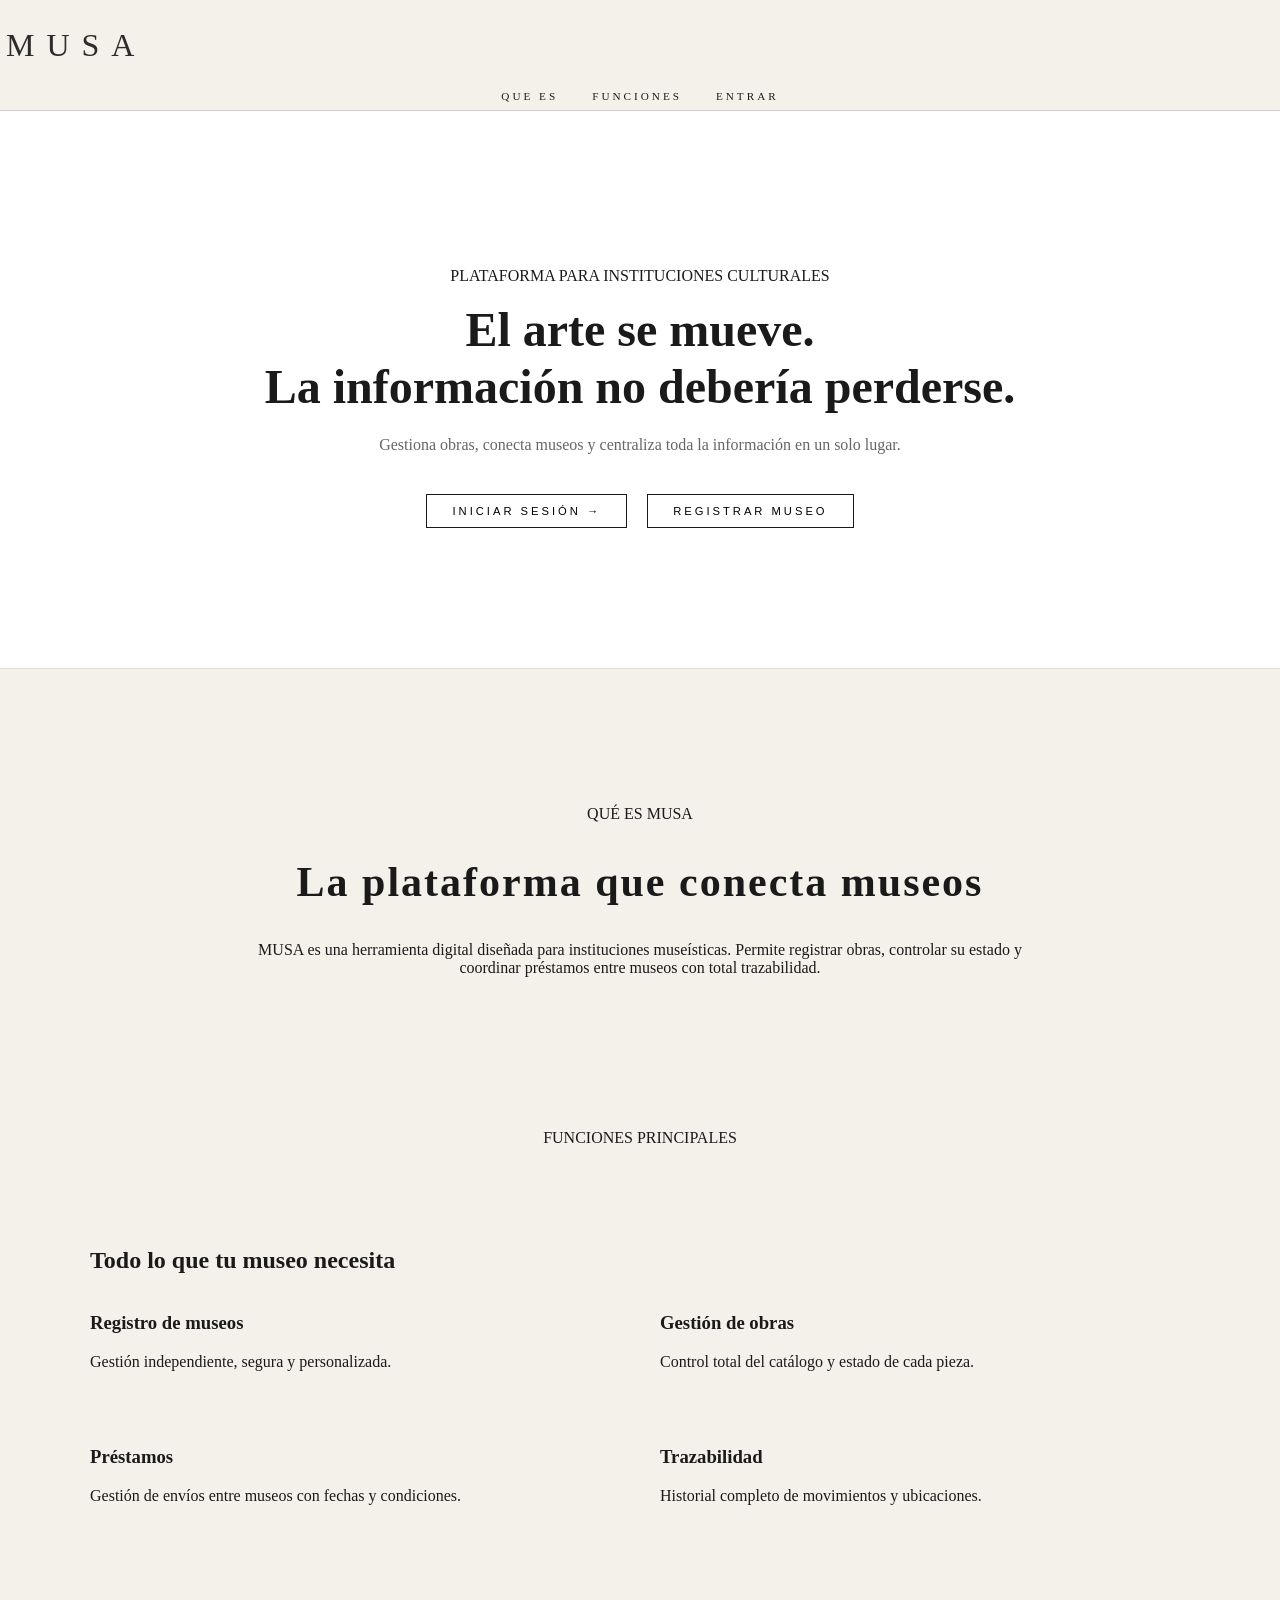
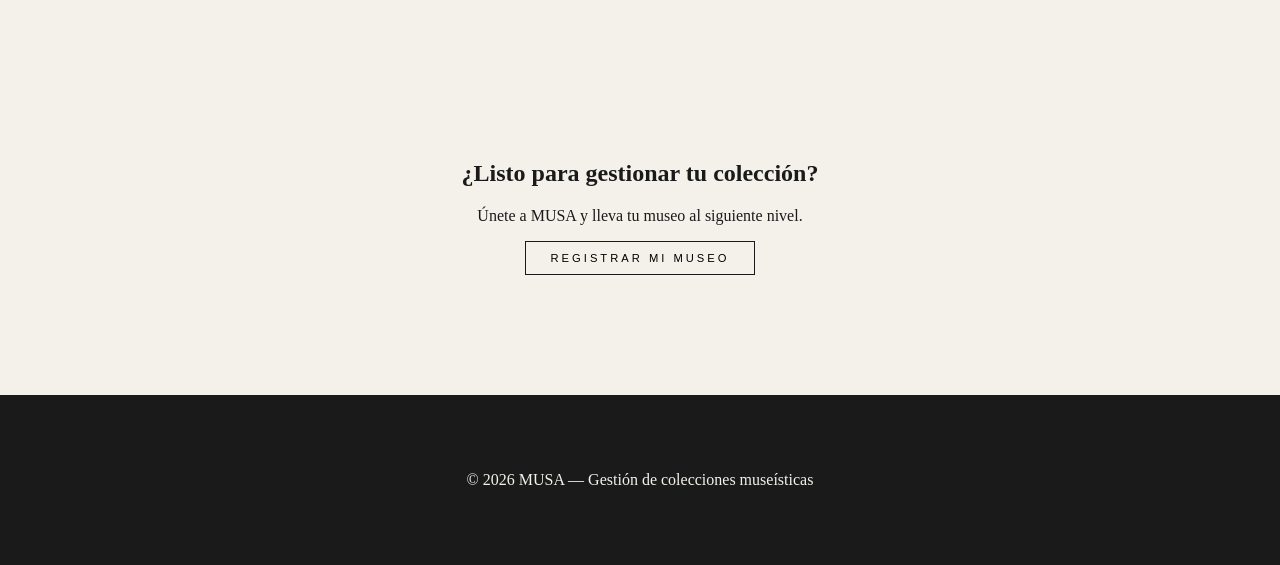
<file: index.html>
<!DOCTYPE html>
<html lang="es">
<head>
  <meta charset="UTF-8">
  <meta name="viewport" content="width=device-width, initial-scale=1.0">
  <title>MUSA</title>
  <link rel="icon" href="data:,">
  <link rel="stylesheet" href="css/styles.css">
  
</head>

<body class="landing">

<header class="header">
  <h1 class="logo">MUSA</h1>

  <div class="menu-toggle" id="menu-toggle">☰</div>

  <nav id="nav">
    <a href="#que-es">Que es</a>
    <a href="#funciones">Funciones</a>
    <span id="nav-user"></span>
  </nav>
</header>


<main class="landing-wrapper">

  
  <section class="hero">
    <p class="subtitle">PLATAFORMA PARA INSTITUCIONES CULTURALES</p>

    <h2 class="hero-title">
      El arte se mueve.<br>
      La información no debería perderse.
    </h2>

    <p class="hero-sub">
      Gestiona obras, conecta museos y centraliza toda la información en un solo lugar.
    </p>

    <div class="hero-buttons">
      <button class="btn primary" onclick="location.href='html/login.html'">
        Iniciar sesión →
      </button>

      <button class="btn secondary" onclick="location.href='html/registro.html'">
        Registrar museo
      </button>
    </div>
  </section>


  <section id="que-es" class="info">
    <p class="subtitle">QUÉ ES MUSA</p>

    <h2>La plataforma que conecta museos</h2>

    <p>
      MUSA es una herramienta digital diseñada para instituciones museísticas.
      Permite registrar obras, controlar su estado y coordinar préstamos
      entre museos con total trazabilidad.
    </p>
  </section>

  <p class="subtitle">FUNCIONES PRINCIPALES</p>
 
  <section id="funciones" class="features">
    
    <h2>Todo lo que tu museo necesita</h2>

    <div class="grid">

      <div class="card-full">
        <h3>Registro de museos</h3>
        <p>Gestión independiente, segura y personalizada.</p>
      </div>

      <div class="card-full">
        <h3>Gestión de obras</h3>
        <p>Control total del catálogo y estado de cada pieza.</p>
      </div>

      <div class="card-full">
        <h3>Préstamos</h3>
        <p>Gestión de envíos entre museos con fechas y condiciones.</p>
      </div>

      <div class="card-full">
        <h3>Trazabilidad</h3>
        <p>Historial completo de movimientos y ubicaciones.</p>
      </div>

    </div>
  </section>

  


  <section class="cta">
    <h2>¿Listo para gestionar tu colección?</h2>
    <p>Únete a MUSA y lleva tu museo al siguiente nivel.</p>

    <button class="btn primary" onclick="location.href='html/registro.html'">
      Registrar mi museo
    </button>
  </section>

</main>

<footer class="footer">
  <p>© 2026 MUSA — Gestión de colecciones museísticas</p>
</footer>

<script type="module" src="./js/app.js"></script>

</body>
</html>
</file>
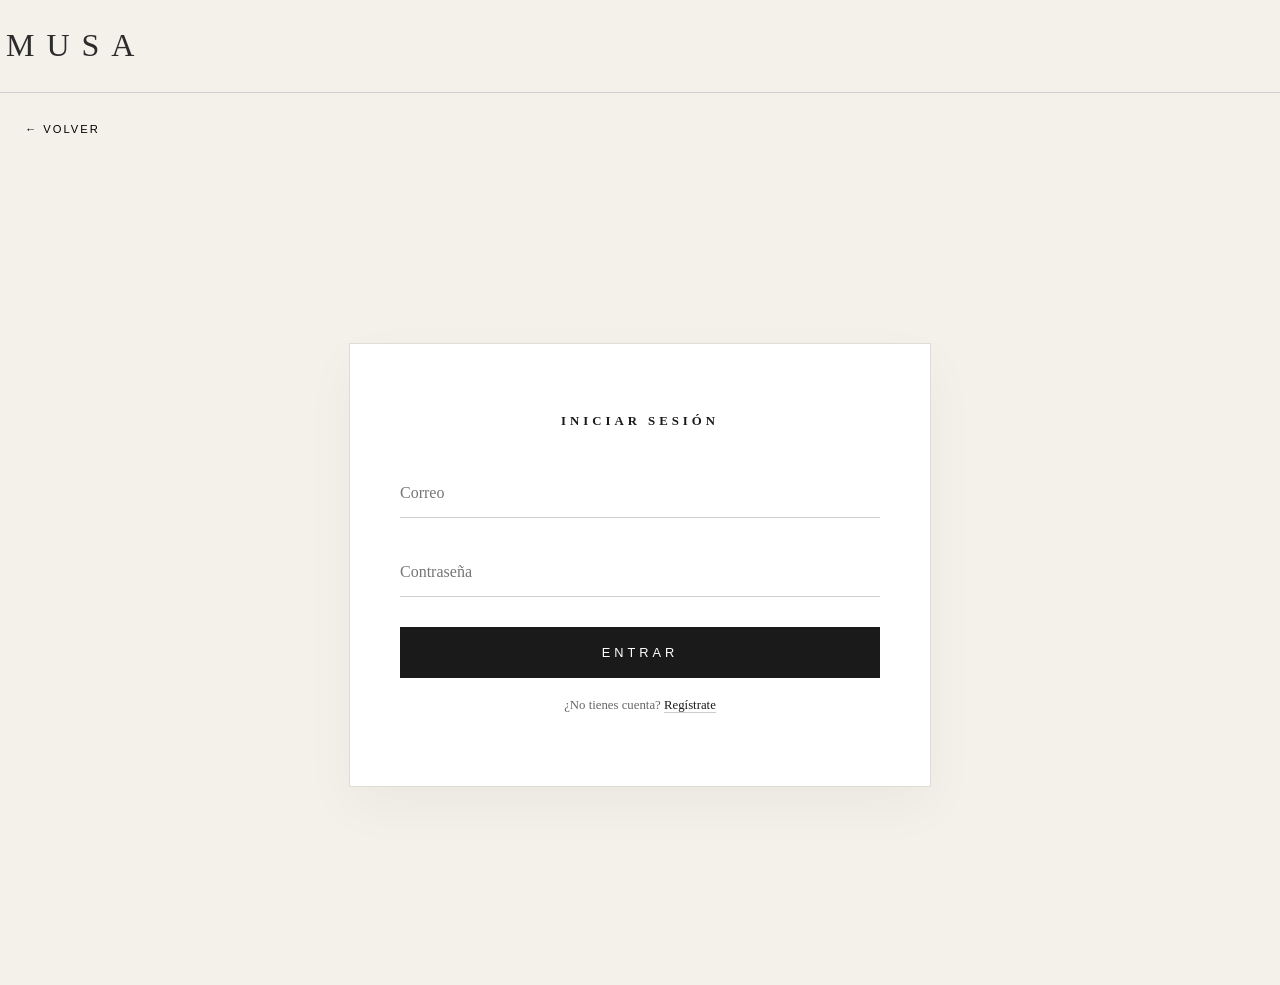
<file: app.html>
<!DOCTYPE html>
<html lang="es">
<head>
  <meta charset="UTF-8">
  <meta name="viewport" content="width=device-width, initial-scale=1.0">
  <title>MUSA App</title>
  <link rel="stylesheet" href="css/styles.css">
</head>

<body>

<header class="header">
  <h1>MUSA</h1>

  <div class="menu-toggle" id="menu-toggle">☰</div>

  <nav id="nav">
    <span id="nav-user"></span>
  </nav>
</header>


<main>


  <div class="toolbar">

    <input 
      type="text" 
      id="buscador" 
      placeholder="Buscar obra..."
    >

    <button id="btn-api">
      Cargar obras externas
    </button>

  </div>


  <div id="lista-obras"></div>

</main>


<script type="module" src="js/auth.js"></script>
<script type="module" src="js/app.js"></script>

</body>
</html>
</file>
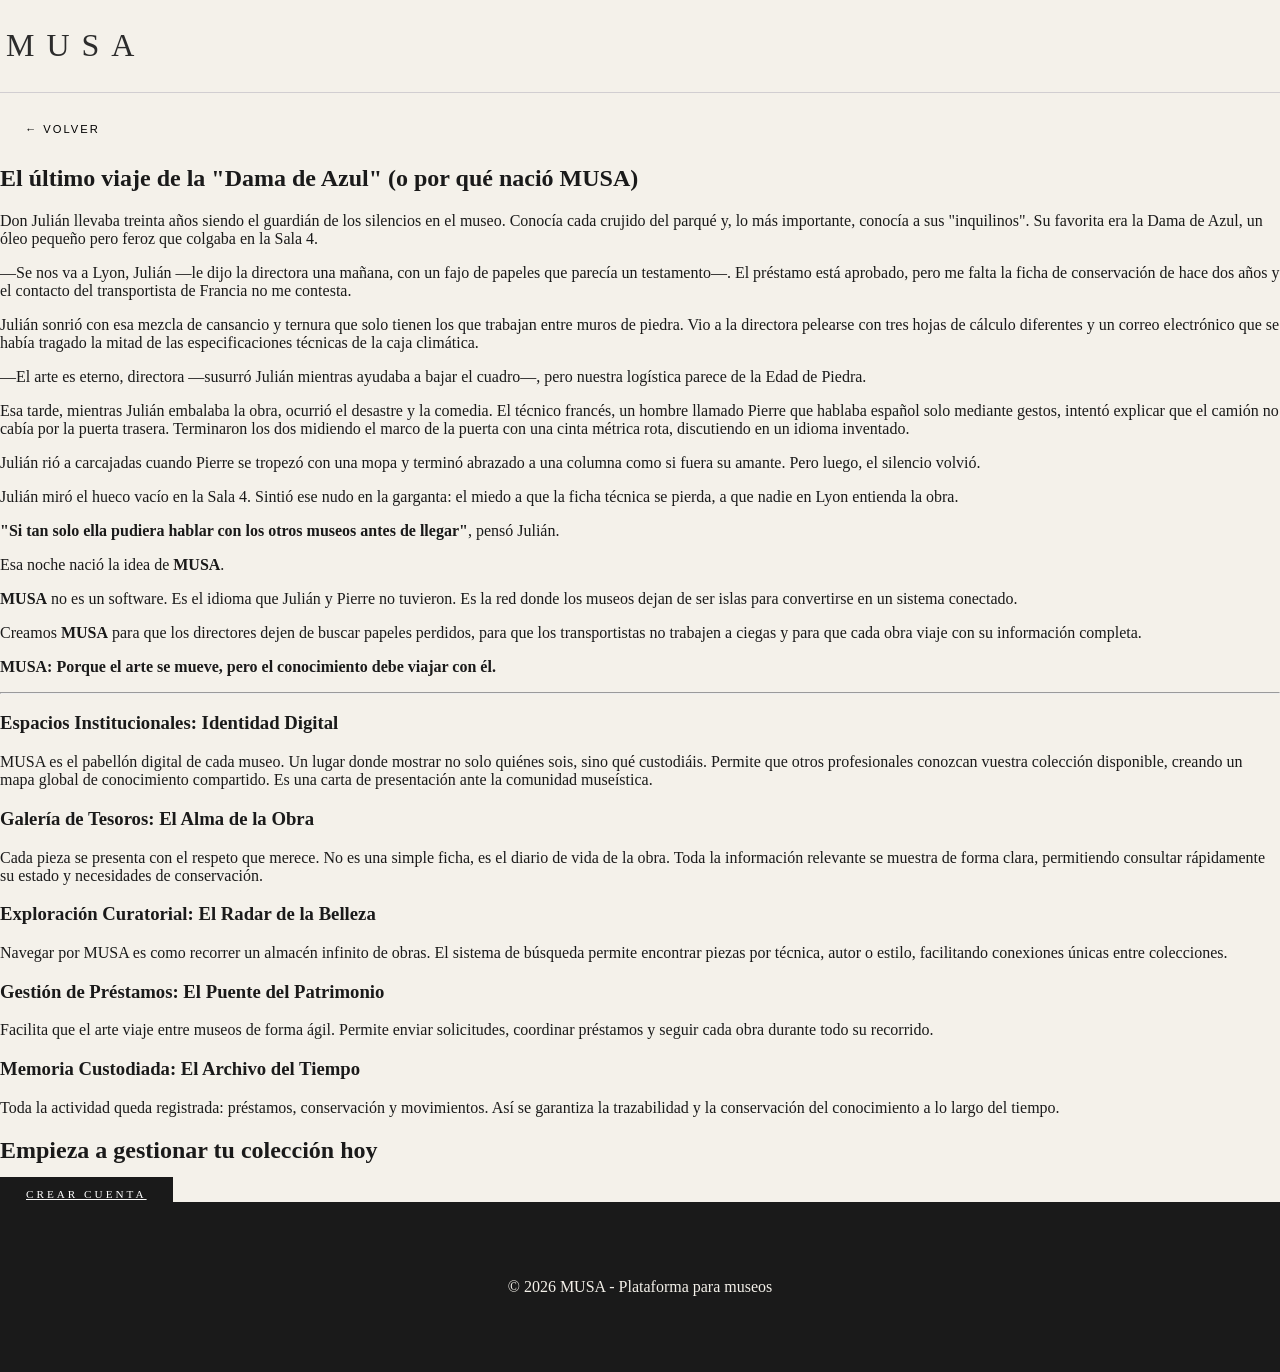
<file: html/info.html>
<!DOCTYPE html>
<html lang="es">
<head>
  <meta charset="UTF-8">
  <meta name="viewport" content="width=device-width, initial-scale=1.0">
  <title>MUSA - Información</title>
  <link rel="stylesheet" href="../css/styles.css">
</head>

<body>

<header class="header">
  <h1>MUSA</h1>

  <div class="menu-toggle" id="menu-toggle">☰</div>

  <nav id="nav">
    <span id="nav-user"></span>
  </nav>
</header>

<div class="volver-container">
  <button onclick="history.back()" class="btn">← Volver</button>
</div>


<main class="container">

  <section id="que-es" class="info">
      <h2>El último viaje de la "Dama de Azul" (o por qué nació MUSA)</h2>

        <p>
            Don Julián llevaba treinta años siendo el guardián de los silencios en el museo. 
            Conocía cada crujido del parqué y, lo más importante, conocía a sus "inquilinos". 
            Su favorita era la Dama de Azul, un óleo pequeño pero feroz que colgaba en la Sala 4.
        </p>

        <p>
            —Se nos va a Lyon, Julián —le dijo la directora una mañana, con un fajo de papeles que parecía un testamento—. 
            El préstamo está aprobado, pero me falta la ficha de conservación de hace dos años y el contacto del transportista de Francia no me contesta.
        </p>

        <p>
            Julián sonrió con esa mezcla de cansancio y ternura que solo tienen los que trabajan entre muros de piedra. 
            Vio a la directora pelearse con tres hojas de cálculo diferentes y un correo electrónico que se había tragado la mitad de las especificaciones técnicas de la caja climática.
        </p>

        <p>
            —El arte es eterno, directora —susurró Julián mientras ayudaba a bajar el cuadro—, 
            pero nuestra logística parece de la Edad de Piedra.
        </p>

        <p>
            Esa tarde, mientras Julián embalaba la obra, ocurrió el desastre y la comedia. 
            El técnico francés, un hombre llamado Pierre que hablaba español solo mediante gestos, intentó explicar que el camión no cabía por la puerta trasera. 
            Terminaron los dos midiendo el marco de la puerta con una cinta métrica rota, discutiendo en un idioma inventado.
        </p>

        <p>
            Julián rió a carcajadas cuando Pierre se tropezó con una mopa y terminó abrazado a una columna como si fuera su amante. 
            Pero luego, el silencio volvió.
        </p>

        <p>
            Julián miró el hueco vacío en la Sala 4. Sintió ese nudo en la garganta: 
            el miedo a que la ficha técnica se pierda, a que nadie en Lyon entienda la obra.
        </p>

        <p>
            <strong>"Si tan solo ella pudiera hablar con los otros museos antes de llegar"</strong>, pensó Julián.
        </p>

        <p>
            Esa noche nació la idea de <strong>MUSA</strong>.
        </p>

        <p>
            <strong>MUSA</strong> no es un software. Es el idioma que Julián y Pierre no tuvieron. 
            Es la red donde los museos dejan de ser islas para convertirse en un sistema conectado.
        </p>

        <p>
            Creamos <strong>MUSA</strong> para que los directores dejen de buscar papeles perdidos, 
            para que los transportistas no trabajen a ciegas y para que cada obra viaje con su información completa.
        </p>

        <p>
            <strong>MUSA: Porque el arte se mueve, pero el conocimiento debe viajar con él.</strong>
        </p>
  </section>

  <hr>

  <section id="funciones" class="features">

  <div class="feature">
    <h3>Espacios Institucionales: Identidad Digital</h3>
    <p>
      MUSA es el pabellón digital de cada museo. Un lugar donde mostrar no solo quiénes sois, sino qué custodiáis.
      Permite que otros profesionales conozcan vuestra colección disponible, creando un mapa global de conocimiento compartido.
      Es una carta de presentación ante la comunidad museística.
    </p>
  </div>

  <div class="feature">
    <h3>Galería de Tesoros: El Alma de la Obra</h3>
    <p>
      Cada pieza se presenta con el respeto que merece. No es una simple ficha, es el diario de vida de la obra.
      Toda la información relevante se muestra de forma clara, permitiendo consultar rápidamente su estado y necesidades de conservación.
    </p>
  </div>

  <div class="feature">
    <h3>Exploración Curatorial: El Radar de la Belleza</h3>
    <p>
      Navegar por MUSA es como recorrer un almacén infinito de obras.
      El sistema de búsqueda permite encontrar piezas por técnica, autor o estilo, facilitando conexiones únicas entre colecciones.
    </p>
  </div>

  <div class="feature">
    <h3>Gestión de Préstamos: El Puente del Patrimonio</h3>
    <p>
      Facilita que el arte viaje entre museos de forma ágil.
      Permite enviar solicitudes, coordinar préstamos y seguir cada obra durante todo su recorrido.
    </p>
  </div>

  <div class="feature">
    <h3>Memoria Custodiada: El Archivo del Tiempo</h3>
    <p>
      Toda la actividad queda registrada: préstamos, conservación y movimientos.
      Así se garantiza la trazabilidad y la conservación del conocimiento a lo largo del tiempo.
    </p>
  </div>

</section>

  <section class="hero">

  <h2>Empieza a gestionar tu colección hoy</h2>

  <div class="hero-buttons">
    <a href="registro.html" class="btn btn-dark">Crear cuenta</a>
  </div>

</section>
</main>


<footer>
  <p>© 2026 MUSA - Plataforma para museos</p>
</footer>
</main>

<script type="module" src="../js/login.js"></script>

</body>
</html>
</file>
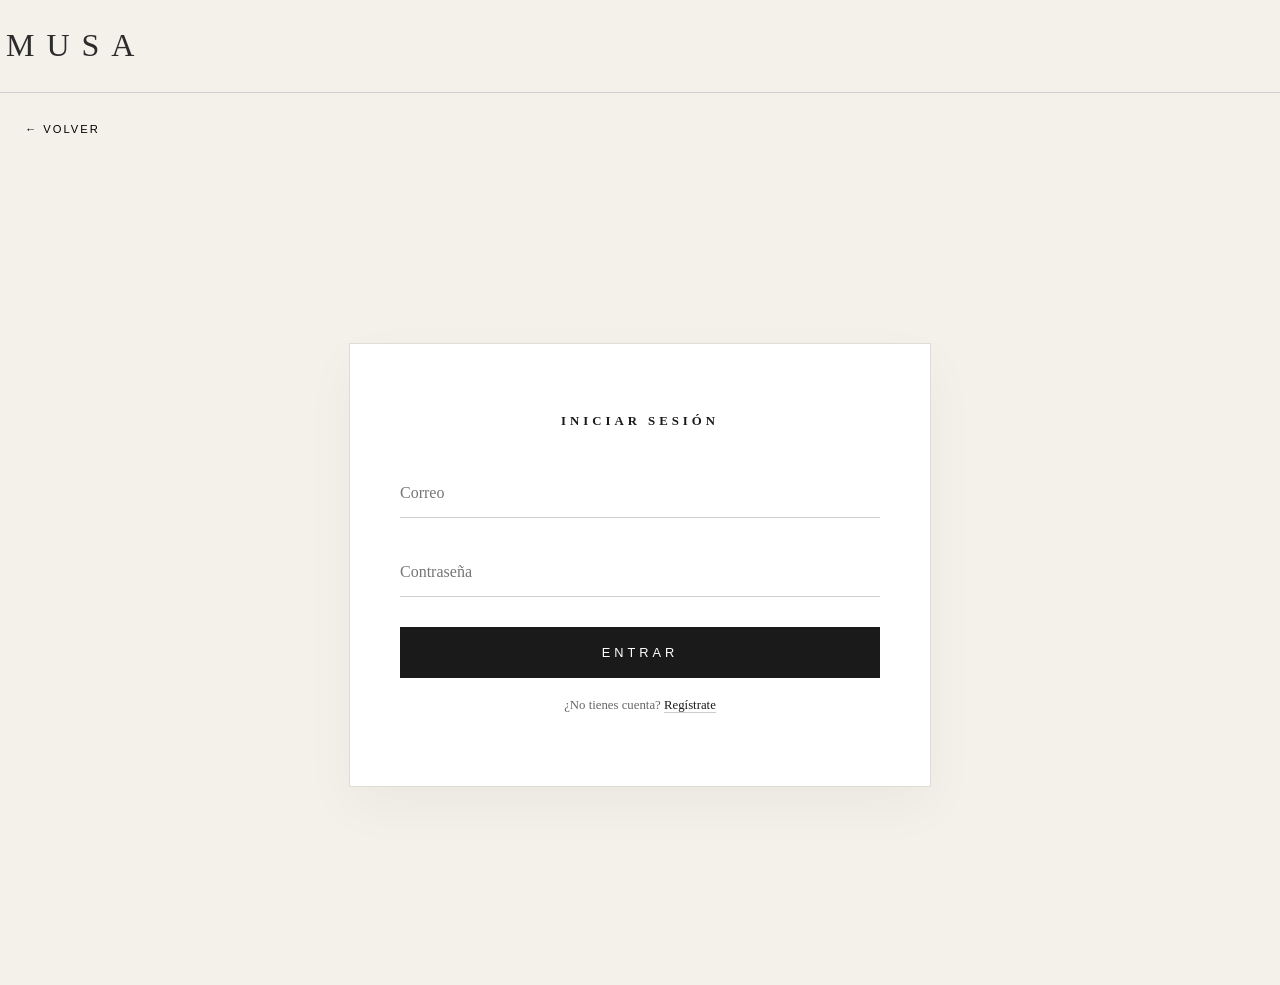
<file: html/login.html>
<!DOCTYPE html>
<html lang="es">
<head>
  <meta charset="UTF-8">
  <meta name="viewport" content="width=device-width, initial-scale=1.0">
  <title>Login - MUSA</title>
  <link rel="stylesheet" href="../css/styles.css">
</head>

<body class="landing">

<header class="header">
  <h1>MUSA</h1>
</header>

<div class="volver-container">
  <button id="btn-volver" class="btn">← Volver</button>
</div>

<main class="auth-container">

  <form id="login-form">

    <h2>Iniciar sesión</h2>

    <input type="email" id="email" placeholder="Correo" required>
    <input type="password" id="password" placeholder="Contraseña" required>

    <button type="submit" class="btn">Entrar</button>

    <p class="auth-link">
      ¿No tienes cuenta? <a href="./registro.html">Regístrate</a>
    </p>

  </form>

</main>

<script type="module" src="../js/login.js"></script>


</body>
</html>
</file>
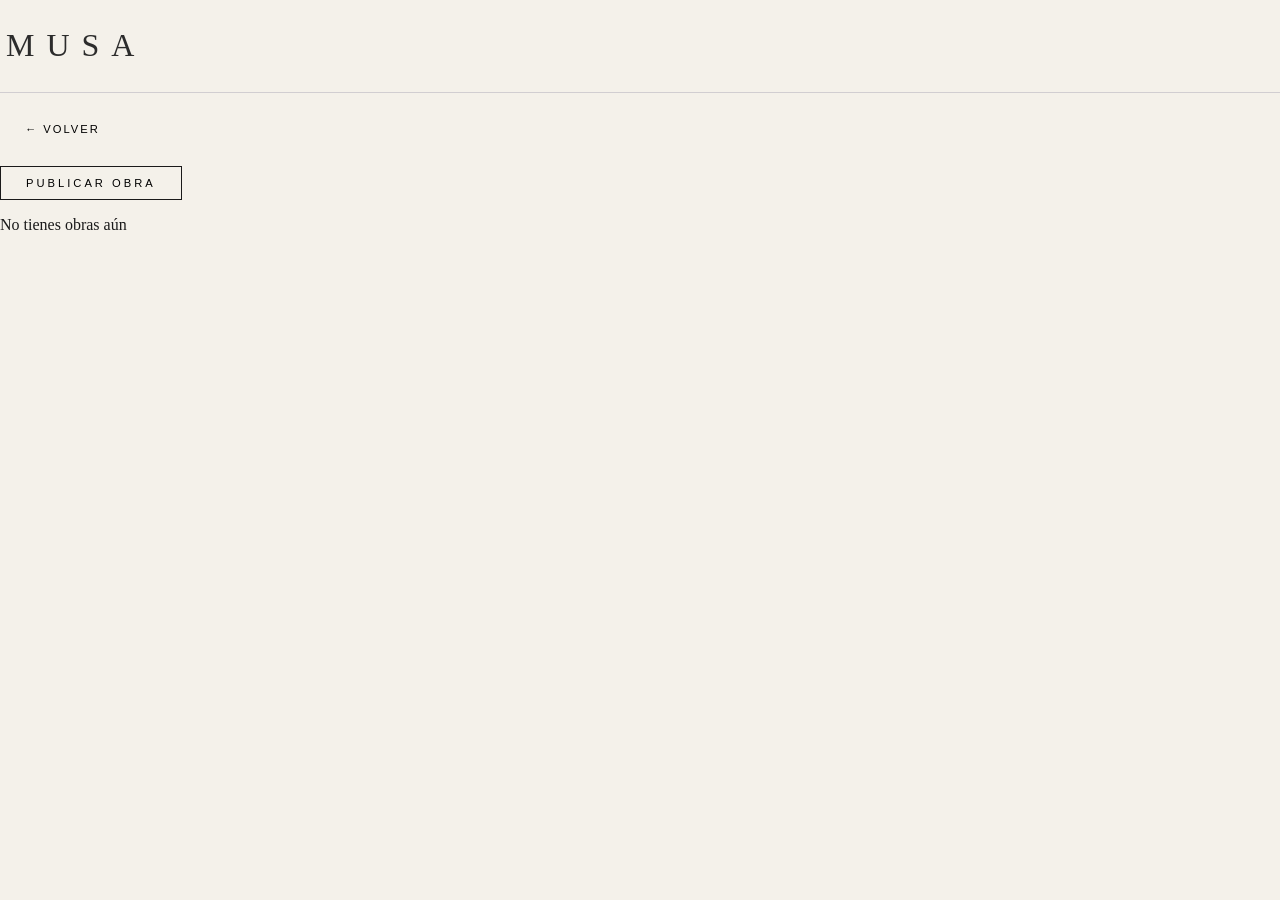
<file: html/perfil.html>
<!DOCTYPE html>
<html lang="es">
<head>
  <meta charset="UTF-8">
  <meta name="viewport" content="width=device-width, initial-scale=1.0">
  <title>Perfil - MUSA</title>
  <link rel="icon" href="data:,">
  <link rel="stylesheet" href="../css/styles.css">
</head>

<body>


<header class="header">
  <h1>MUSA</h1>

  <div class="menu-toggle" id="menu-toggle">☰</div>

  <nav id="nav">
    <span id="nav-user"></span>
  </nav>
</header>


<div class="volver-container">
  <button id="btn-volver" onclick="history.back()" class="btn">← Volver</button>
</div>


<main class="perfil-page">


  <h1 id="nombre-museo" class="detalle-title"></h1>

  <div class="pdf-container">
    <button id="btn-publicar" class="btn">Publicar obra</button>
  </div>


  <form id="form-obra" class="auth-container" style="display:none;">


  <section>
    <h3>Datos básicos</h3>

    <input type="text" id="titulo" placeholder="Título" required>
    <input type="text" id="autor" placeholder="Autor" required>
    <input type="text" id="tecnica-input" placeholder="Técnica" required>
    <textarea id="descripcion" placeholder="Descripción" required></textarea>
    <input type="text" id="medidas" placeholder="Medidas" required>
  </section>

  <section>
    <h3>Estado</h3>
    <div class="features">
      <label><input type="radio" name="estado" value="Bueno"> Bueno</label>
      <label><input type="radio" name="estado" value="Frágil"> Frágil</label>
      <label><input type="radio" name="estado" value="Muy frágil"> Muy frágil</label>
    </div>
  </section>

  <section>
    <h3>Riesgo</h3>
    <div class="features">
      <label><input type="radio" name="riesgo" value="Bajo"> Bajo</label>
      <label><input type="radio" name="riesgo" value="Medio"> Medio</label>
      <label><input type="radio" name="riesgo" value="Alto"> Alto</label>
    </div>
  </section>

  <section>
    <h3>Daños generales</h3>
    <div class="features">
      <label><input type="checkbox" data-category="danos" value="Desgaste"> Desgaste</label>
      <label><input type="checkbox" data-category="danos" value="Humedad"> Humedad</label>
      <label><input type="checkbox" data-category="danos" value="Restaurada"> Restaurada</label>
    </div>
  </section>

  <section>
    <h3>Soporte</h3>
    <div class="features">
      <label><input type="checkbox" data-category="soporte" value="Ataque biológico"> Ataque biológico</label>
      <label><input type="checkbox" data-category="soporte" value="Ondulaciones"> Ondulaciones</label>
      <label><input type="checkbox" data-category="soporte" value="Pérdida"> Pérdida</label>
      <label><input type="checkbox" data-category="soporte" value="Decoloración"> Decoloración</label>
      <label><input type="checkbox" data-category="soporte" value="Pliegue"> Pliegue</label>
      <label><input type="checkbox" data-category="soporte" value="Deformación"> Deformación</label>
      <label><input type="checkbox" data-category="soporte" value="Arañazo"> Arañazo</label>
      <label><input type="checkbox" data-category="soporte" value="Desfibrado"> Desfibrado</label>
      <label><input type="checkbox" data-category="soporte" value="Parche"> Parche</label>
      <label><input type="checkbox" data-category="soporte" value="Golpe"> Golpe</label>
      <label><input type="checkbox" data-category="soporte" value="Mancha"> Mancha</label>
      <label><input type="checkbox" data-category="soporte" value="Suciedad"> Suciedad</label>
      <label><input type="checkbox" data-category="soporte" value="Oxidación"> Oxidación</label>
      <label><input type="checkbox" data-category="soporte" value="Desgarro"> Desgarro</label>
      <label><input type="checkbox" data-category="soporte" value="Corte"> Corte</label>
      <label><input type="checkbox" data-category="soporte" value="Grieta"> Grieta</label>
      <label><input type="checkbox" data-category="soporte" value="Abrasión"> Abrasión</label>

      <label>
        <input type="checkbox" data-category="soporte" value="Otros"> Otros
      </label>
      <input type="text" class="otros soporte-otros" placeholder="Especificar..." />
    </div>
  </section>

  <section>
    <h3>Técnica</h3>
    <div class="features">
      <label><input type="checkbox" data-category="tecnica" value="Abrasión"> Abrasión</label>
      <label><input type="checkbox" data-category="tecnica" value="Decoloración"> Decoloración</label>
      <label><input type="checkbox" data-category="tecnica" value="Huella digital"> Huella digital</label>
      <label><input type="checkbox" data-category="tecnica" value="Retoque"> Retoque</label>
      <label><input type="checkbox" data-category="tecnica" value="Ampolla"> Ampolla</label>
      <label><input type="checkbox" data-category="tecnica" value="Levantamiento"> Levantamiento</label>
      <label><input type="checkbox" data-category="tecnica" value="Repinte"> Repinte</label>
      <label><input type="checkbox" data-category="tecnica" value="Mancha"> Mancha</label>
      <label><input type="checkbox" data-category="tecnica" value="Suciedad"> Suciedad</label>
      <label><input type="checkbox" data-category="tecnica" value="Craquelado"> Craquelado</label>
      <label><input type="checkbox" data-category="tecnica" value="Pérdida"> Pérdida</label>
      <label><input type="checkbox" data-category="tecnica" value="Grieta"> Grieta</label>
      <label><input type="checkbox" data-category="tecnica" value="Hongos"> Hongos</label>

      <label>
        <input type="checkbox" data-category="tecnica" value="Otros"> Otros
      </label>
      <input type="text" class="otros tecnica-otros" placeholder="Especificar..." />
    </div>
  </section>

  
  <section>
    <h3>Marco y montaje</h3>
    <div class="features">
      <label><input type="checkbox" data-category="marco" value="Abrasión"> Abrasión</label>
      <label><input type="checkbox" data-category="marco" value="Grieta"> Grieta</label>
      <label><input type="checkbox" data-category="marco" value="Ángulo separado"> Ángulo separado</label>
      <label><input type="checkbox" data-category="marco" value="Pérdida"> Pérdida</label>
      <label><input type="checkbox" data-category="marco" value="Arañazo"> Arañazo</label>
      <label><input type="checkbox" data-category="marco" value="Repinte"> Repinte</label>
      <label><input type="checkbox" data-category="marco" value="Ataque de xilófagos"> Ataque de xilófagos</label>
      <label><input type="checkbox" data-category="marco" value="Suciedad"> Suciedad</label>
      <label><input type="checkbox" data-category="marco" value="Craquelado"> Craquelado</label>
      <label><input type="checkbox" data-category="marco" value="Golpe"> Golpe</label>

      <label>
        <input type="checkbox" data-category="marco" value="Otros"> Otros
      </label>
      <input type="text" class="otros marco-otros" placeholder="Especificar..." />
    </div>
  </section>

  <section>
    <h3>Imagen</h3>
    <input type="file" id="imagen" accept="image/*">
  </section>

  <button type="submit" class="btn">Guardar obra</button>

</form>
    <section id="mis-obras"></section>
</main>


<script type="module" src="../js/perfil.js"></script>

</body>
</html>
</file>
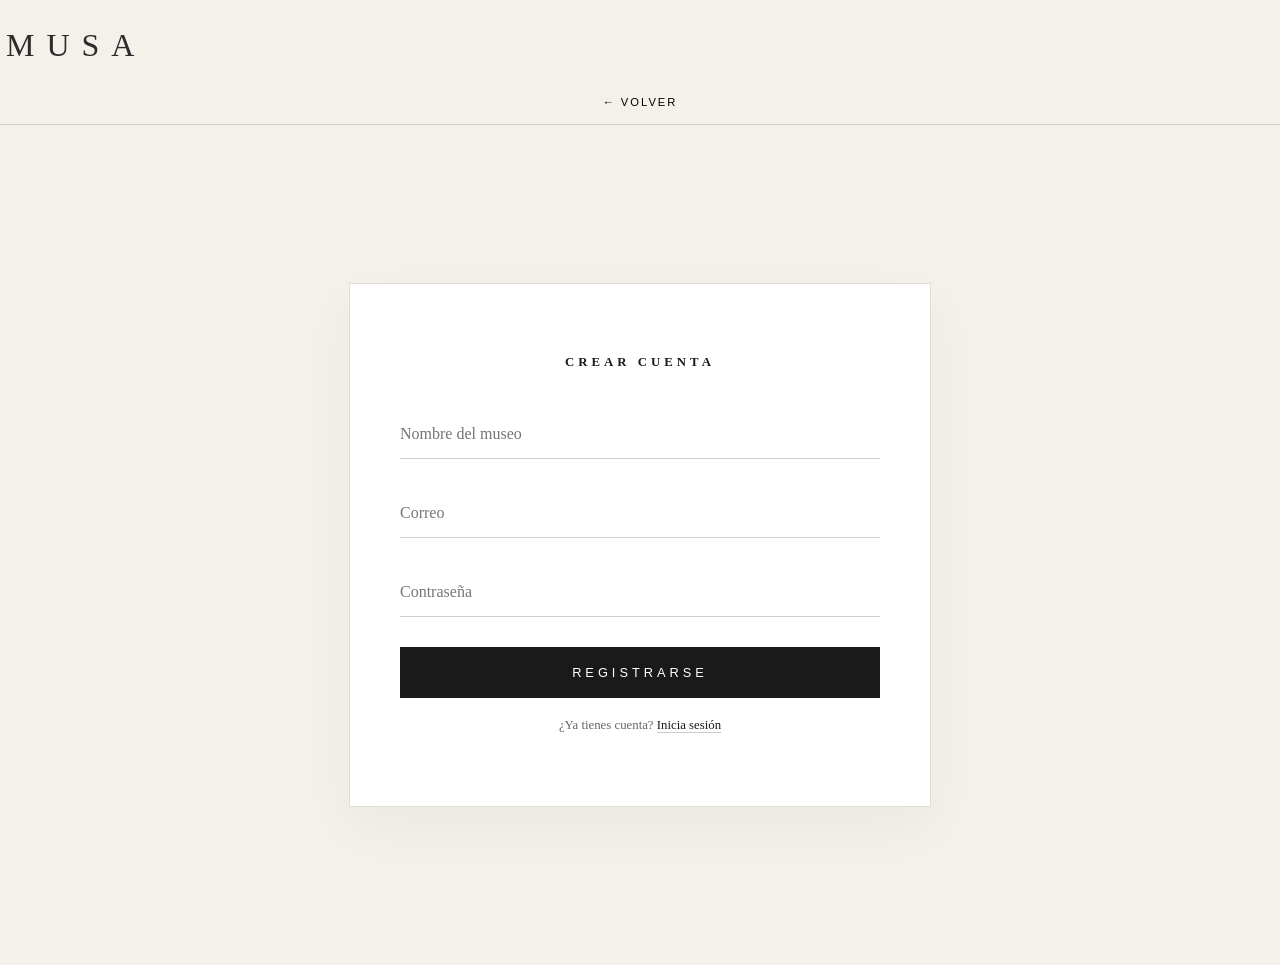
<file: html/registro.html>
<!DOCTYPE html>
<html lang="es">
<head>
  <meta charset="UTF-8">
  <meta name="viewport" content="width=device-width, initial-scale=1.0">
  <title>Registro - MUSA</title>
  <link rel="stylesheet" href="../css/styles.css">
</head>

<body class="landing">

<header class="header">
  <h1>MUSA</h1>
  <div class="volver-container">
  <button id="btn-volver" class="btn">← Volver</button>
</div>
</header>



<main class="auth-container">

  <form id="registro-form">

    <h2>Crear cuenta</h2>

    <input type="text" id="nombre" placeholder="Nombre del museo" required>
    <input type="email" id="email" placeholder="Correo" required>
    <input type="password" id="password" placeholder="Contraseña" required>

    <button type="submit" class="btn">Registrarse</button>

    <p class="auth-link">
      ¿Ya tienes cuenta? <a href="./login.html">Inicia sesión</a>
    </p>

  </form>

</main>

<script type="module" src="../js/registro.js"></script>


</body>
</html>
</file>
<file: css/styles.css>
body {
  font-family: 'Georgia', 'Playfair Display', serif;
  background-color: #f4f1ea;
  color: #1a1a1a;
  margin: 0;
  padding: 0;
  -webkit-font-smoothing: antialiased;
}

img {
  max-width: 100%;
  height: auto;
  display: block;
}

h1 {
  text-align: left;
  font-weight: 400;
  text-transform: uppercase;
  letter-spacing: 12px;
  color: #2c2c2c;
}



.header {
  position: relative;
  padding: 6px;
  border-bottom: 1px double #d1ced1;
  text-align: center;
}

.header nav {
  margin-top: 20px;
}

.header a {
  text-decoration: none;
  color: #1a1a1a;
  font-size: 0.7rem;
  letter-spacing: 3px;
  text-transform: uppercase;
  margin: 0 15px;
  position: relative;
  transition: 0.3s;
}

.header nav a::after {
  content: "";
  position: absolute;
  left: 0;
  bottom: -4px;
  width: 0%;
  height: 1px;
  background: #1a1a1a;
  transition: 0.3s;
}

.header nav a:hover::after {
  width: 100%;
}

.menu-toggle {
  display: none;
  position: absolute;
  right: 20px;
  top: 50%;
  transform: translateY(-50%);
  font-size: 22px;
  cursor: pointer;
}



.landing {
  min-height: 100vh;
  display: flex;
  flex-direction: column;
}

.landing .hero {
  padding: 140px 20px;
  text-align: center;
  background: #fff;
  border-bottom: 1px solid #e0ddd5;
}

.landing .hero-title {
  font-size: 64px;
  line-height: 1.2;
  max-width: 900px;
  margin: 20px auto;
}

.landing .hero-sub {
  max-width: 600px;
  margin: 20px auto 40px;
  color: #666;
}

.landing .hero-buttons {
  display: flex;
  justify-content: center;
  gap: 20px;
}


.landing .info {
  max-width: 800px;
  margin: 0 auto;
  padding: 120px 20px;
  text-align: center;
}

.landing .info h2 {
  font-size: 42px;
  letter-spacing: 2px;
  border: none;
}

.landing .features {
  padding: 120px 40px;
  max-width: 1100px;
  margin: auto;
}

.landing .grid {
  display: grid;
  grid-template-columns: repeat(2, 1fr);
  gap: 40px;
}

.landing .card {
  background: #f6f2ec;
  padding: 40px;
  border: 1px solid #e0ddd5;
  transition: 0.3s;
}

.landing .card:hover {
  transform: translateY(-6px);
  box-shadow: 0 20px 40px rgba(0,0,0,0.05);
}

.landing .gallery {
  padding: 120px 20px;
  text-align: center;
}

.landing .gallery-grid {
  display: grid;
  grid-template-columns: repeat(3, 1fr);
  gap: 15px;
  margin-top: 40px;
}

.landing .gallery-grid img {
  height: 220px;
  object-fit: cover;
  transition: 0.4s;
}

.landing .gallery-grid img:hover {
  transform: scale(1.03);
}
.subtitle{
  text-align: center;
}
.cta {
  padding: 120px 20px;
  text-align: center;
}



#lista-obras {
  display: grid;
  grid-template-columns: repeat(auto-fit, minmax(350px, 1fr));
  gap: 60px;
  padding: 60px;
  max-width: 1400px;
  margin: 0 auto;
}

.card {
  background: #fff;
  border: 1px solid #e0ddd5;
  padding: 15px;
  transition: 0.4s;
  box-shadow: 0 4px 20px rgba(0,0,0,0.03);
}

.card:hover {
  transform: translateY(-8px);
  box-shadow: 0 20px 40px rgba(0,0,0,0.1);
}

.card img {
  width: 100%;
  height: 400px;
  object-fit: contain;
}

.card-content {
  padding: 30px 10px;
  text-align: center;
}



#form-obra.auth-container {
  max-width: 850px; 
  margin: 40px auto;
  padding: 60px;
  background: #ffffff;
  border: 1px solid #e0ddd5;
}

#form-obra input,
#form-obra textarea,
#form-obra select {
  width: 100%;
  padding: 15px 0;
  margin-bottom: 30px;
  border: none;
  border-bottom: 1px solid #d1ced1;
  background: transparent;
}


.detalle-container {
  max-width: 1100px;
  margin: 0 auto;
  background: #fff;
  border: 1px solid #e0ddd5;
  display: flex;
}

.detalle-img {
  flex: 1;
  padding: 40px;
}

.detalle-info {
  flex: 1;
  padding: 60px;
}


.btn {
  background: transparent;
  border: 1px solid #1a1a1a;
  padding: 10px 25px;
  font-size: 0.7rem;
  letter-spacing: 3px;
  text-transform: uppercase;
  cursor: pointer;
  transition: 0.3s;
}

.btn:hover {
  background: #1a1a1a;
  color: #fff;
}

.btn-dark {
  background: #1a1a1a;
  color: #fff;
}


footer {
  background: #1a1a1a;
  color: #f4f1ea;
  padding: 60px 20px;
  text-align: center;
}



@media (max-width: 768px) {

  .menu-toggle {
    display: block;
  }

  .header nav {
    display: none;
  }

  .header nav.active {
    display: flex;
    flex-direction: column;
  }

  .landing .grid {
    grid-template-columns: 1fr;
  }

  .landing .gallery-grid {
    grid-template-columns: 1fr;
  }

  .landing .hero-title {
    font-size: 36px;
  }

  #lista-obras {
    grid-template-columns: 1fr;
    padding: 20px;
  }
}



body.landing .hero {
  padding: 140px 20px !important;
  text-align: center;
  background: #fff !important;
}

body.landing .hero h2 {
  font-size: 3rem;
  max-width: 800px;
  margin: 0 auto 20px;
}

body.landing .hero-sub {
  max-width: 600px;
  margin: 20px auto 40px;
}

body.landing .features {
  max-width: 1100px;
  margin: 100px auto;
  padding: 0 20px;
}

body.landing .feature {
  padding: 40px;
}

body.landing .gallery-grid {
  display: grid;
  grid-template-columns: repeat(3, 1fr);
  gap: 15px;
}

body.landing .gallery-grid img {
  height: 220px;
  object-fit: cover;
}




.auth-container {
  min-height: calc(100vh - 140px);
  display: flex;
  justify-content: center;
  align-items: center;
  padding: 40px 20px;
}


.auth-container form {
  width: 100%;
  max-width: 480px;
  padding: 60px 50px;
  background: #ffffff;
  border: 1px solid #e0ddd5;
  box-shadow: 0 20px 50px rgba(0,0,0,0.04);
  text-align: center;
}


.auth-container h2 {
  font-size: 0.8rem;
  text-transform: uppercase;
  letter-spacing: 4px;
  margin-bottom: 40px;
  color: #1a1a1a;
}


.auth-container input {
  width: 100%;
  padding: 15px 0;
  margin-bottom: 30px;
  border: none;
  border-bottom: 1px solid #d1ced1;
  background: transparent;
  font-family: 'Georgia', serif;
  font-size: 1rem;
  color: #1a1a1a;
  outline: none;
  transition: 0.3s;
}

.auth-container input:focus {
  border-bottom: 1px solid #1a1a1a;
}

.auth-container .btn {
  width: 100%;
  padding: 18px;
  background: #1a1a1a;
  color: #fff;
  border: none;
  font-size: 0.8rem;
  letter-spacing: 4px;
  text-transform: uppercase;
  cursor: pointer;
  transition: 0.3s;
}

.auth-container .btn:hover {
  background: #8b735b;
  transform: translateY(-2px);
}

.auth-link {
  margin-top: 20px;
  font-size: 0.8rem;
  color: #666;
}

.auth-link a {
  color: #1a1a1a;
  text-decoration: none;
  border-bottom: 1px solid #ccc;
  transition: 0.3s;
}

.auth-link a:hover {
  opacity: 0.6;
}


.volver-container {
  margin-top: 20px;
}

.volver-container .btn {
  border: none;
  background: transparent;
  letter-spacing: 2px;
}

.volver-container .btn:hover {
  opacity: 0.6;
  background: transparent;
}




.toolbar {
  max-width: 900px;
  margin: 40px auto 60px;
  display: flex;
  gap: 15px;
  justify-content: center;
  align-items: center;
}


#buscador {
  flex: 1;
  max-width: 400px;
  padding: 14px 0;
  border: none;
  border-bottom: 1px solid #d1ced1;
  background: transparent;
  font-family: 'Georgia', serif;
  font-size: 0.95rem;
  color: #1a1a1a;
  outline: none;
  transition: 0.3s;
}

#buscador::placeholder {
  color: #999;
  font-style: italic;
}

#buscador:focus {
  border-bottom: 1px solid #1a1a1a;
}


#btn-api {
  padding: 12px 25px;
  border: 1px solid #1a1a1a;
  background: transparent;
  font-size: 0.7rem;
  letter-spacing: 3px;
  text-transform: uppercase;
  cursor: pointer;
  transition: 0.3s;
}

#btn-api:hover {
  background: #1a1a1a;
  color: #fff;
}

@media (max-width: 768px) {
  .toolbar {
    flex-direction: column;
    gap: 20px;
    padding: 0 20px;
  }

  #buscador {
    max-width: 100%;
    width: 100%;
  }

  #btn-api {
    width: 100%;
  }
}
</file>
